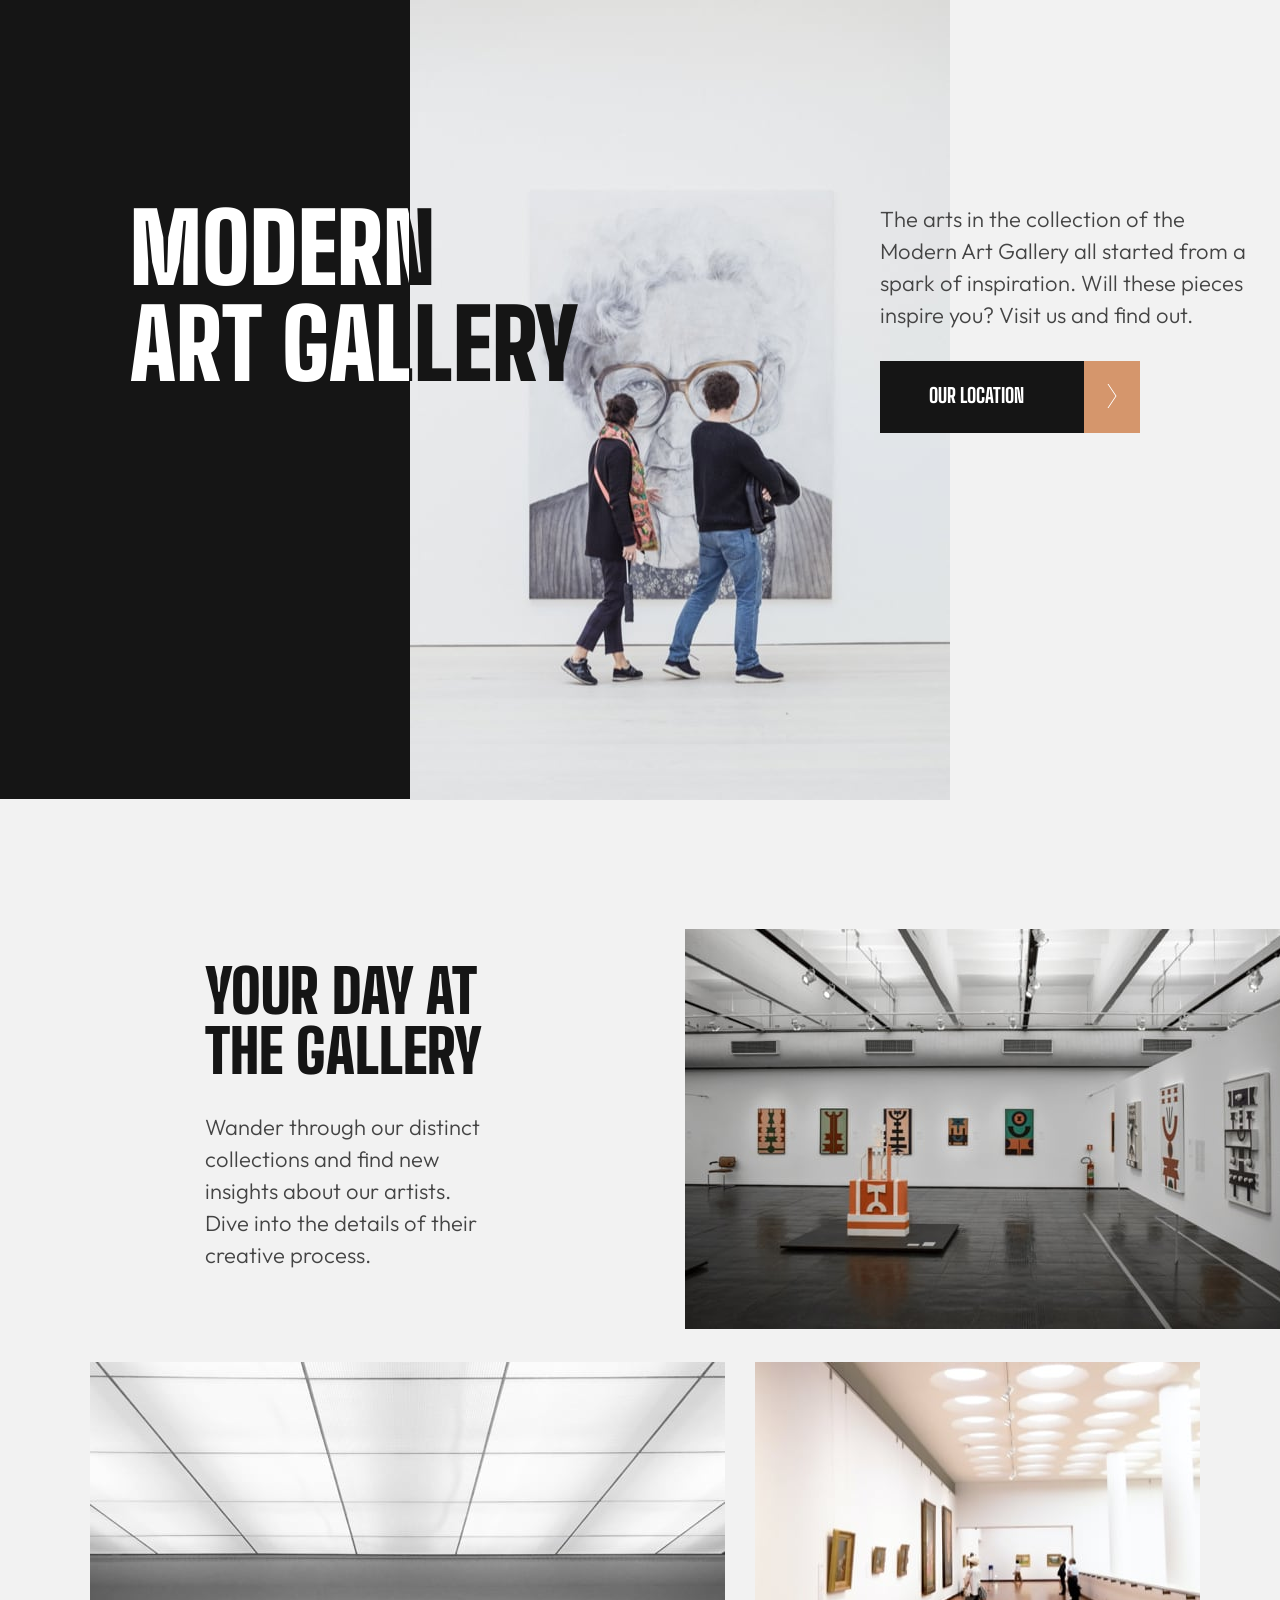
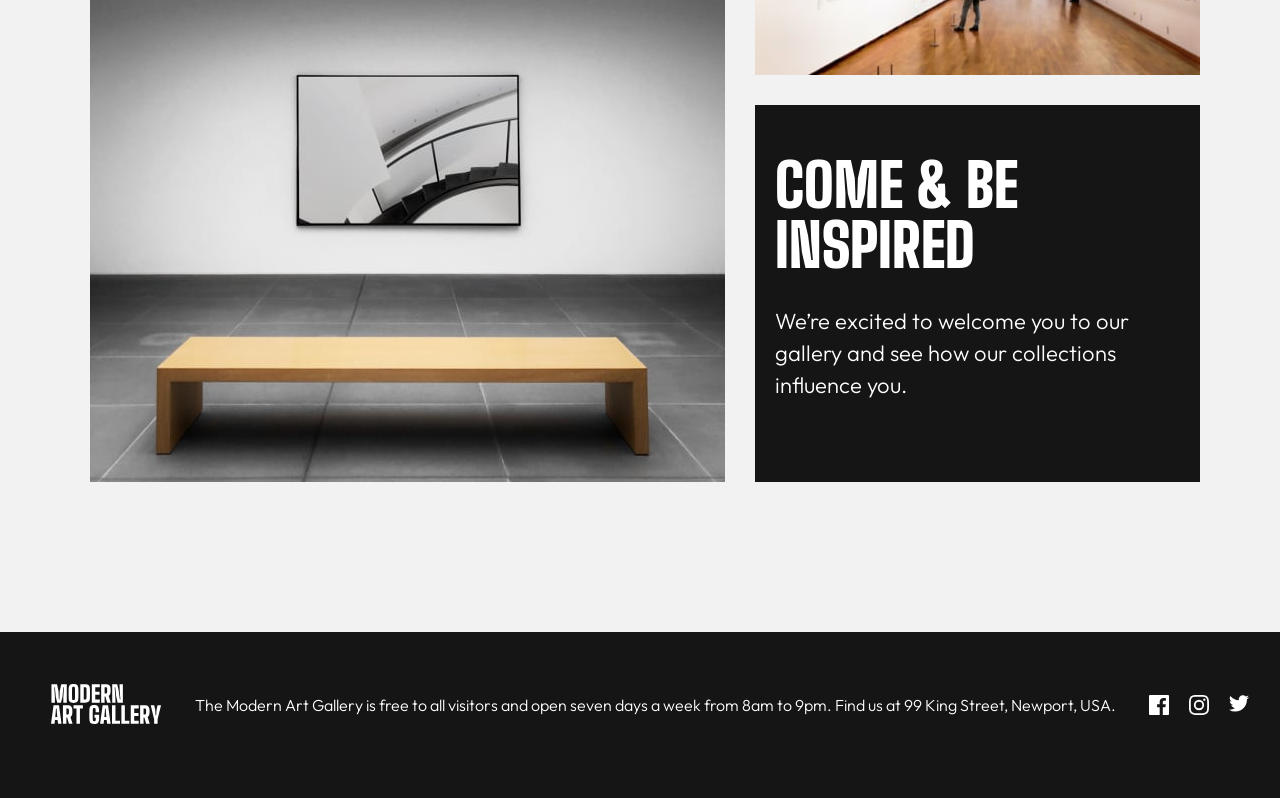
<file: index.html>
<!DOCTYPE html>
<html lang="en">
  <head>
    <meta charset="UTF-8" />
    <meta http-equiv="X-UA-Compatible" content="IE=edge" />
    <meta name="viewport" content="width=device-width, initial-scale=1.0" />
    <link rel="stylesheet" href="reset.css" />
    <link rel="stylesheet" href="home.css" />
    <title>Art gallery website</title>
  </head>
  <body>
    <div class="container">
      <header>
        <div class="black">
          <h1>MODERN ART GALLERY</h1>
          <div class="image-hero-desktop">
            <img
              src="images/desktop/image-hero.jpg"
              alt="people watching drawings"
            />
          </div>
        </div>
        <div class="image-hero-mobile">
          <img
            class="image-hero-mobile"
            src="images/mobile/image-hero.jpg"
            alt="people watching drawings"
          />
        </div>
        <img
          class="image-hero-tablet"
          src="images/tablet/image-hero.jpg"
          alt="people watching drawings"
        />
        <div class="header-information">
          <img
            class="dark-logo"
            src="images/logo-dark.svg"
            alt="modern art gallery logo"
          />
          <p>
            The arts in the collection of the Modern Art Gallery all started
            from a spark of inspiration. Will these pieces inspire you? Visit us
            and find out.
          </p>
          <div class="buttons">
            <a href="location.html">
              <button class="location-button">
                <span>OUR LOCATION</span>
                <img
                  class="right"
                  src="images/icon-arrow-right.svg"
                  alt="arrow right icon"
                />
              </button>
            </a>
          </div>
        </div>
      </header>
      <main>
        <div class="main-container">
          <img
            class="grids"
            src="images/mobile/image-grid-1.jpg"
            alt="art gallery picture"
          />
          <div class="review-grid">
            <div class="review">
              <h2>YOUR DAY AT THE GALLERY</h2>
              <p>
                Wander through our distinct collections and find new insights
                about our artists. Dive into the details of their creative
                process.
              </p>
            </div>
            <div class="tablet-grid-1">
              <img
                class="tablet-grid-1"
                src="images/tablet/image-grid-1.jpg"
                alt="art gallery picture"
              />
            </div>
            <div class="desktop-grid-1">
              <img
                class="desktop-grid-1"
                src="images/desktop/image-grid-1.jpg"
                alt="art gallery picture"
              />
            </div>
          </div>
          <div class="mobile-rids-2-3">
            <img
              class="grids"
              src="images/mobile/image-grid-2.jpg"
              alt="art gallery picture"
            />
            <img
              class="grids"
              src="images/mobile/image-grid-3.jpg"
              alt="art gallery picture"
            />
          </div>

          <div class="tablet-gallery">
            <img
              class="tablet-grid-2"
              src="images/tablet/image-grid-2.jpg"
              alt="art gallery picture"
            />
            <img
              class="desktop-grid-2"
              src="images/desktop/image-grid-2.jpg"
              alt="art gallery picture"
            />
            <div class="tablet-grid-after-grid">
              <img
                class="tablet-grid-3"
                src="images/tablet/image-grid-3.jpg"
                alt="art gallery picture"
              />
              <img
                class="desktop-grid-3"
                src="images/desktop/image-grid-3.jpg"
                alt="art gallery picture"
              />
              <div class="after-grids">
                <h2>COME & BE INSPIRED</h2>
                <p>
                  We’re excited to welcome you to our gallery and see how our
                  collections influence you.
                </p>
              </div>
            </div>
          </div>
        </div>
      </main>
      <footer>
        <div class="light-logo">
          <img
            class="light-logo"
            src="images/logo-light.svg"
            alt="modern art gallery logo"
          />
        </div>
        <div class="footer-information">
          <p>
            The Modern Art Gallery is free to all visitors and open seven days a
            week from 8am to 9pm. Find us at 99 King Street, Newport, USA.
          </p>
        </div>
        <div class="social-media">
          <svg
            class="social"
            width="20"
            height="20"
            xmlns="http://www.w3.org/2000/svg"
          >
            <path
              d="M18.896 0H1.104C.494 0 0 .494 0 1.104v17.793C0 19.506.494 20 1.104 20h9.58v-7.745H8.076V9.237h2.606V7.01c0-2.583 1.578-3.99 3.883-3.99 1.104 0 2.052.082 2.329.119v2.7h-1.598c-1.254 0-1.496.597-1.496 1.47v1.928h2.989l-.39 3.018h-2.6V20h5.098c.608 0 1.102-.494 1.102-1.104V1.104C20 .494 19.506 0 18.896 0Z"
            />
          </svg>
          <svg
            class="social"
            width="20"
            height="20"
            xmlns="http://www.w3.org/2000/svg"
          >
            <path
              d="M10 1.802c2.67 0 2.987.01 4.042.059 2.71.123 3.975 1.409 4.099 4.099.048 1.054.057 1.37.057 4.04 0 2.672-.01 2.988-.057 4.042-.124 2.687-1.387 3.975-4.1 4.099-1.054.048-1.37.058-4.041.058-2.67 0-2.987-.01-4.04-.058-2.718-.124-3.977-1.416-4.1-4.1-.048-1.054-.058-1.37-.058-4.041 0-2.67.01-2.986.058-4.04.124-2.69 1.387-3.977 4.1-4.1 1.054-.048 1.37-.058 4.04-.058ZM10 0C7.284 0 6.944.012 5.877.06 2.246.227.227 2.242.061 5.877.01 6.944 0 7.284 0 10s.012 3.057.06 4.123c.167 3.632 2.182 5.65 5.817 5.817 1.067.048 1.407.06 4.123.06s3.057-.012 4.123-.06c3.629-.167 5.652-2.182 5.816-5.817.05-1.066.061-1.407.061-4.123s-.012-3.056-.06-4.122C19.777 2.249 17.76.228 14.124.06 13.057.01 12.716 0 10 0Zm0 4.865a5.135 5.135 0 1 0 0 10.27 5.135 5.135 0 0 0 0-10.27Zm0 8.468a3.333 3.333 0 1 1 0-6.666 3.333 3.333 0 0 1 0 6.666Zm5.338-9.87a1.2 1.2 0 1 0 0 2.4 1.2 1.2 0 0 0 0-2.4Z"
            />
          </svg>
          <svg
            class="social"
            width="20"
            height="17"
            xmlns="http://www.w3.org/2000/svg"
          >
            <path
              d="M20 2.172a8.192 8.192 0 0 1-2.357.646 4.11 4.11 0 0 0 1.805-2.27 8.22 8.22 0 0 1-2.606.996A4.096 4.096 0 0 0 13.847.248c-2.65 0-4.596 2.472-3.998 5.037A11.648 11.648 0 0 1 1.392 1a4.109 4.109 0 0 0 1.27 5.478 4.086 4.086 0 0 1-1.858-.513c-.045 1.9 1.318 3.679 3.291 4.075a4.113 4.113 0 0 1-1.853.07 4.106 4.106 0 0 0 3.833 2.849A8.25 8.25 0 0 1 0 14.658a11.616 11.616 0 0 0 6.29 1.843c7.618 0 11.923-6.434 11.663-12.205A8.354 8.354 0 0 0 20 2.172Z"
            />
          </svg>
        </div>
      </footer>
    </div>
  </body>
</html>
</file>
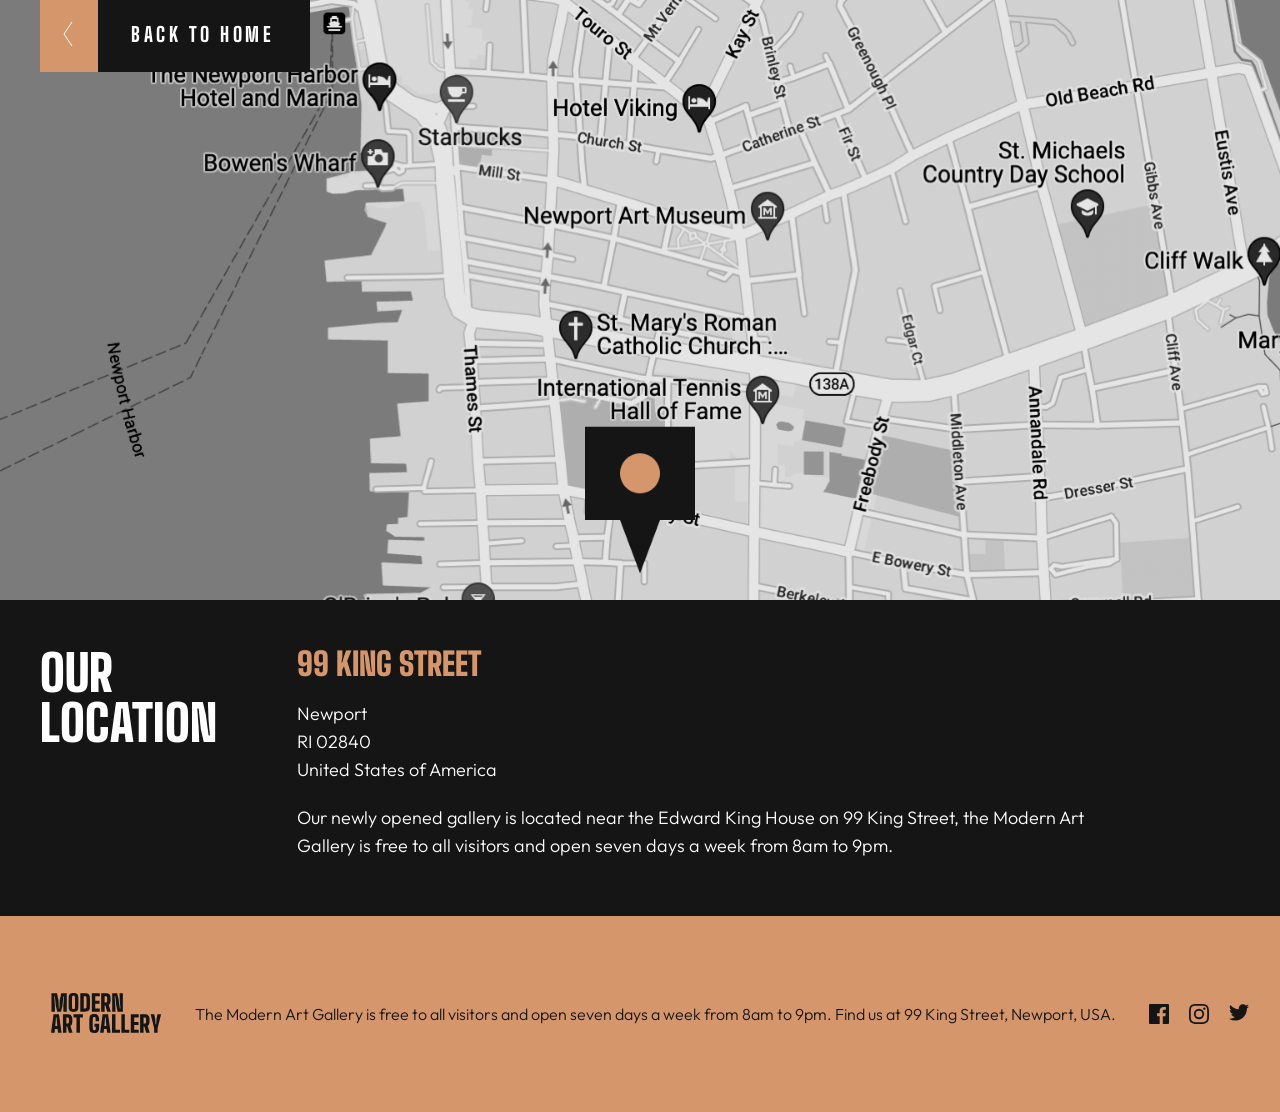
<file: location.html>
<!DOCTYPE html>
<html lang="en">
  <head>
    <meta charset="UTF-8" />
    <meta http-equiv="X-UA-Compatible" content="IE=edge" />
    <meta name="viewport" content="width=device-width, initial-scale=1.0" />
    <link rel="stylesheet" href="reset.css" />
    <link rel="stylesheet" href="location.css" />
    <title>Location of Art gallery website</title>
  </head>
  <body>
    <header>
      <div class="buttons">
        <a href="index.html">
          <button class="back-button">
            <img
              class="left"
              src="images/icon-arrow-left.svg"
              alt="arrow left icon"
            />
            <span>BACK TO HOME</span>
          </button>
        </a>
      </div>
    </header>
    <main>
      <div class="location-h1">
        <h1>OUR LOCATION</h1>
      </div>
      <div class="adress-information">
        <h2>99 KING STREET</h2>
        <p>Newport</p>
        <p>RI 02840</p>
        <p>United States of America</p>
        <p class="adress">
          Our newly opened gallery is located near the Edward King House on 99
          King Street, the Modern Art Gallery is free to all visitors and open
          seven days a week from 8am to 9pm.
        </p>
      </div>
    </main>
    <footer>
      <div class="dark-logo">
        <img
          class="dark-logo"
          src="images/logo-dark.svg"
          alt="modern art gallery logo"
        />
      </div>
      <div class="footer-information">
        <p>
          The Modern Art Gallery is free to all visitors and open seven days a
          week from 8am to 9pm. Find us at 99 King Street, Newport, USA.
        </p>
      </div>
      <div class="social-media">
        <svg
          class="social"
          width="20"
          height="20"
          xmlns="http://www.w3.org/2000/svg"
        >
          <path
            d="M18.896 0H1.104C.494 0 0 .494 0 1.104v17.793C0 19.506.494 20 1.104 20h9.58v-7.745H8.076V9.237h2.606V7.01c0-2.583 1.578-3.99 3.883-3.99 1.104 0 2.052.082 2.329.119v2.7h-1.598c-1.254 0-1.496.597-1.496 1.47v1.928h2.989l-.39 3.018h-2.6V20h5.098c.608 0 1.102-.494 1.102-1.104V1.104C20 .494 19.506 0 18.896 0Z"
          />
        </svg>
        <svg
          class="social"
          width="20"
          height="20"
          xmlns="http://www.w3.org/2000/svg"
        >
          <path
            d="M10 1.802c2.67 0 2.987.01 4.042.059 2.71.123 3.975 1.409 4.099 4.099.048 1.054.057 1.37.057 4.04 0 2.672-.01 2.988-.057 4.042-.124 2.687-1.387 3.975-4.1 4.099-1.054.048-1.37.058-4.041.058-2.67 0-2.987-.01-4.04-.058-2.718-.124-3.977-1.416-4.1-4.1-.048-1.054-.058-1.37-.058-4.041 0-2.67.01-2.986.058-4.04.124-2.69 1.387-3.977 4.1-4.1 1.054-.048 1.37-.058 4.04-.058ZM10 0C7.284 0 6.944.012 5.877.06 2.246.227.227 2.242.061 5.877.01 6.944 0 7.284 0 10s.012 3.057.06 4.123c.167 3.632 2.182 5.65 5.817 5.817 1.067.048 1.407.06 4.123.06s3.057-.012 4.123-.06c3.629-.167 5.652-2.182 5.816-5.817.05-1.066.061-1.407.061-4.123s-.012-3.056-.06-4.122C19.777 2.249 17.76.228 14.124.06 13.057.01 12.716 0 10 0Zm0 4.865a5.135 5.135 0 1 0 0 10.27 5.135 5.135 0 0 0 0-10.27Zm0 8.468a3.333 3.333 0 1 1 0-6.666 3.333 3.333 0 0 1 0 6.666Zm5.338-9.87a1.2 1.2 0 1 0 0 2.4 1.2 1.2 0 0 0 0-2.4Z"
          />
        </svg>
        <svg
          class="social"
          width="20"
          height="17"
          xmlns="http://www.w3.org/2000/svg"
        >
          <path
            d="M20 2.172a8.192 8.192 0 0 1-2.357.646 4.11 4.11 0 0 0 1.805-2.27 8.22 8.22 0 0 1-2.606.996A4.096 4.096 0 0 0 13.847.248c-2.65 0-4.596 2.472-3.998 5.037A11.648 11.648 0 0 1 1.392 1a4.109 4.109 0 0 0 1.27 5.478 4.086 4.086 0 0 1-1.858-.513c-.045 1.9 1.318 3.679 3.291 4.075a4.113 4.113 0 0 1-1.853.07 4.106 4.106 0 0 0 3.833 2.849A8.25 8.25 0 0 1 0 14.658a11.616 11.616 0 0 0 6.29 1.843c7.618 0 11.923-6.434 11.663-12.205A8.354 8.354 0 0 0 20 2.172Z"
          />
        </svg>
      </div>
    </footer>
  </body>
</html>
</file>
<file: home.css>
@import url("https://fonts.googleapis.com/css2?family=Big+Shoulders+Display:wght@900&family=Outfit:wght@300;400;600&family=Plus+Jakarta+Sans:wght@500;700;800&family=Red+Hat+Display:wght@500;700;900&display=swap");
* {
  box-sizing: border-box;
}

body {
  background-color: #f2f2f2;
}
.black {
  display: none;
}
.image-hero-mobile {
  width: 100%;
}

.image-hero-tablet {
  display: none;
}

.header-information {
  padding: 20px;
}

.dark-logo {
  width: 300px;
}

h1,
h2,
button {
  font-family: "Big Shoulders Display";
}

h2 {
  color: #151515;
  font-weight: 900;
  font-size: 50px;
  line-height: 45px;
}

p {
  font-family: "Outfit";
  font-weight: 300;
  font-size: 18px;
  line-height: 28px;
  color: #444444;
  margin-top: 30px;
  margin-bottom: 30px;
}

.buttons {
  position: relative;
  width: 260px;
  height: 72px;
}

.right {
  position: absolute;
  right: 9%;
  bottom: 35%;
}
span {
  position: absolute;
  top: 30%;
  left: 19%;
}

.location-button {
  background: linear-gradient(to right, #151515 78.5%, #d5966c 21.5%);
  border: none;
  color: white;
  width: 260px;
  height: 72px;
  font-size: 20px;
  font-weight: 800;
  cursor: pointer;
}
.location-button:hover {
  background: linear-gradient(to right, #d5966c 78.5%, #151515 21.5%);
}

main {
  padding: 20px;
  padding-top: 90px;
}

.grids {
  max-width: 343px;
  padding-bottom: 15px;
}

.mobile-rids-2-3 {
  display: flex;
  flex-direction: column;
  align-items: center;
}

.tablet-grid-1,
.tablet-grid-2,
.tablet-grid-3 {
  display: none;
}

.desktop-grid-1,
.desktop-grid-2,
.desktop-grid-3 {
  display: none;
}

.after-grids {
  color: white;
  background-color: #151515;
  padding: 20px;
  padding-top: 50px;
  margin-bottom: 120px;
}
div.after-grids h2,
div.after-grids p {
  color: white;
}

footer {
  background-color: #151515;
  padding: 30px;
  padding-bottom: 50px;
}

.social-media {
  width: 100px;
  display: flex;
  justify-content: space-between;
}

.social {
  cursor: pointer;
  fill: white;
}
.social:hover {
  fill: #d5966c;
}

div.footer-information p {
  font-size: 16px;
  line-height: 26px;
  color: white;
}

@media screen and (min-width: 700px) {
  .image-hero-mobile,
  .grids {
    display: none;
  }
  .image-hero-tablet {
    display: block;
  }
  .image-hero {
    position: relative;
  }
  .header-information {
    position: absolute;
    top: 17%;
    left: 370px;
  }

  main {
    padding: 30px;
  }
  .review {
    display: inline-block;
    max-width: 270px;
  }
  .tablet-grid-1 {
    display: inline-block;
    margin-left: 20px;
  }
  .review-grid {
    display: flex;
    align-items: center;
    justify-content: center;
  }
  .tablet-grid-2 {
    display: inline;
    height: 100%;
  }
  .tablet-grid-3 {
    display: inline;
    width: 300px;
    margin-left: 10px;
  }
  .after-grids {
    margin-top: 10px;
    margin-left: 10px;
    display: inline-block;
    width: 300px;
    height: 375px;
  }
  .tablet-grid-after-grid {
    display: flex;
    flex-direction: column;
  }
  .tablet-gallery {
    display: flex;
    padding-top: 10px;
    justify-content: center;
  }

  footer {
    display: flex;
    justify-content: space-around;
    align-items: center;
    padding-left: 50px;
  }
  .social {
    max-width: 20px;
    max-height: 20px;
  }
  .social-media {
    min-width: 100px;
  }
  div.footer-information p {
    padding-left: 30px;
    padding-right: 30px;
  }
}

@media screen and (min-width: 1024px) {
  .black {
    display: inline-block;
    width: 950px;
    height: 799px;
    background-color: #151515;
    display: flex;
    justify-content: end;
  }
  .image-hero-tablet,
  .tablet-grid-1,
  .tablet-grid-2,
  .tablet-grid-3 {
    display: none;
  }
  .dark-logo {
    display: none;
  }
  .header-information {
    position: absolute;
    top: 17%;
    left: 860px;
  }
  div.header-information p {
    max-width: 450px;
  }
  p {
    font-size: 22px;
    line-height: 32px;
  }
  h1 {
    color: white;
    font-weight: 900;
    font-size: 96px;
    width: 450px;
    position: absolute;
    left: 130px;
    top: 200px;
    background: linear-gradient(to right, white 62%, #151515 38%);
    -webkit-background-clip: text;
    -webkit-text-fill-color: transparent;
  }
  main {
    margin-top: 100px;
  }
  .review {
    min-width: 270px;
    max-width: 500px;
  }
  .review-grid {
    /* display: flex;
    align-items: center;
    justify-content: center; */
    /* max-width: 1300px; */
    margin-left: 175px;
    margin-right: 75px;
    width: 1115px;
  }
  .desktop-grid-1,
  .desktop-grid-2,
  .desktop-grid-3 {
    display: inline-block;
  }
  .desktop-grid-3 {
    margin-left: 30px;
  }
  .desktop-grid-2 {
    margin-left: 10px;
    height: 100%;
  }

  .after-grids {
    margin-top: 30px;
    margin-left: 30px;
    display: inline-block;
    width: 445px;
    height: 377px;
  }
  /* .tablet-gallery {
    margin-top: 30px;
  } */
  .tablet-gallery {
    display: flex;
    padding-top: 30px;
    justify-content: center;
  }

  /* .main-container {
    max-width: 1300px;
  } */

  .desktop-grid-1 {
    margin-left: 100px;
  }
  h2 {
    font-size: 60px;
    line-height: 60px;
  }
}
</file>
<file: location.css>
@import url("https://fonts.googleapis.com/css2?family=Big+Shoulders+Display:wght@900&family=Outfit:wght@300;400;600&family=Plus+Jakarta+Sans:wght@500;700;800&family=Red+Hat+Display:wght@500;700;900&display=swap");
* {
  box-sizing: border-box;
}
header {
  background-image: url(./images/mobile/image-map@2x.png);
  background-repeat: no-repeat;
  background-size: 100%;
  height: 600px;
}
.buttons {
  position: relative;
  width: 260px;
  height: 72px;
}
button,
h1,
h2 {
  font-family: "Big Shoulders Display";
}

span {
  position: absolute;
  top: 30%;
  left: 35%;
}
.left {
  position: absolute;
  top: 30%;
  left: 9%;
}
.back-button {
  background: linear-gradient(to left, #151515 78.5%, #d5966c 21.5%);
  border: none;
  color: white;
  width: 270px;
  height: 72px;
  font-size: 20px;
  font-weight: 800;
  letter-spacing: 3.5px;
  cursor: pointer;
}
.back-button:hover {
  background: linear-gradient(to left, #d5966c 78.5%, #151515 21.5%);
}
main {
  background-color: #151515;
  padding: 16px;
  padding-top: 48px;
  padding-bottom: 56px;
  display: flex;
  flex-direction: column;
}
h1 {
  color: white;
  font-size: 50px;
  font-weight: 900;
  margin-bottom: 48px;
}
h2 {
  color: #d5966c;
  font-size: 32px;
  font-weight: 900;
  margin-bottom: 20px;
}
p {
  color: white;
  font-family: "Outfit";
  font-size: 18px;
  font-weight: 300;
  line-height: 28px;
}
p.adress {
  margin-top: 20px;
}
footer {
  background-color: #d5966c;
  padding: 30px;
  padding-bottom: 50px;
  padding-top: 50px;
}
div.footer-information p {
  font-size: 16px;
  line-height: 26px;
  color: #151515;
  margin-top: 35px;
  margin-bottom: 35px;
}
.social-media {
  width: 100px;
  display: flex;
  justify-content: space-between;
}
.social {
  cursor: pointer;
  fill: #151515;
}
.social:hover {
  fill: white;
}

@media screen and (min-width: 768px) {
  header {
    background-image: url(./images/tablet/image-map@2x.png);
    background-repeat: no-repeat;
    background-size: 100%;
    height: 600px;
  }
  .buttons {
    margin-left: 40px;
  }
  main {
    flex-direction: row;
    padding-left: 40px;
    padding-right: 150px;
  }
  .location-h1 {
    margin-right: 80px;
  }

  footer {
    display: flex;
    justify-content: space-around;
    align-items: center;
    padding-left: 50px;
  }
  .social {
    max-width: 20px;
    max-height: 20px;
  }
  .social-media {
    min-width: 100px;
  }
  div.footer-information p {
    padding-left: 30px;
    padding-right: 30px;
  }
}

@media screen and (min-width: 1440px) {
  header {
    background-image: url(./images/desktop/image-map@2x.png);
    background-repeat: no-repeat;
    background-size: 100%;
    height: 600px;
  }
  .buttons {
    margin-left: 150px;
  }
  main {
    padding-left: 150px;
    padding-right: 150px;
    padding-top: 100px;
    padding-bottom: 130px;
  }
  .location-h1 {
    margin-right: 220px;
  }
  footer {
    padding-left: 150px;
    padding-right: 150px;
  }
  .footer-information {
    padding-left: 100px;
    padding-right: 100px;
  }
  .dark-logo {
    width: 150px;
  }
}
</file>
